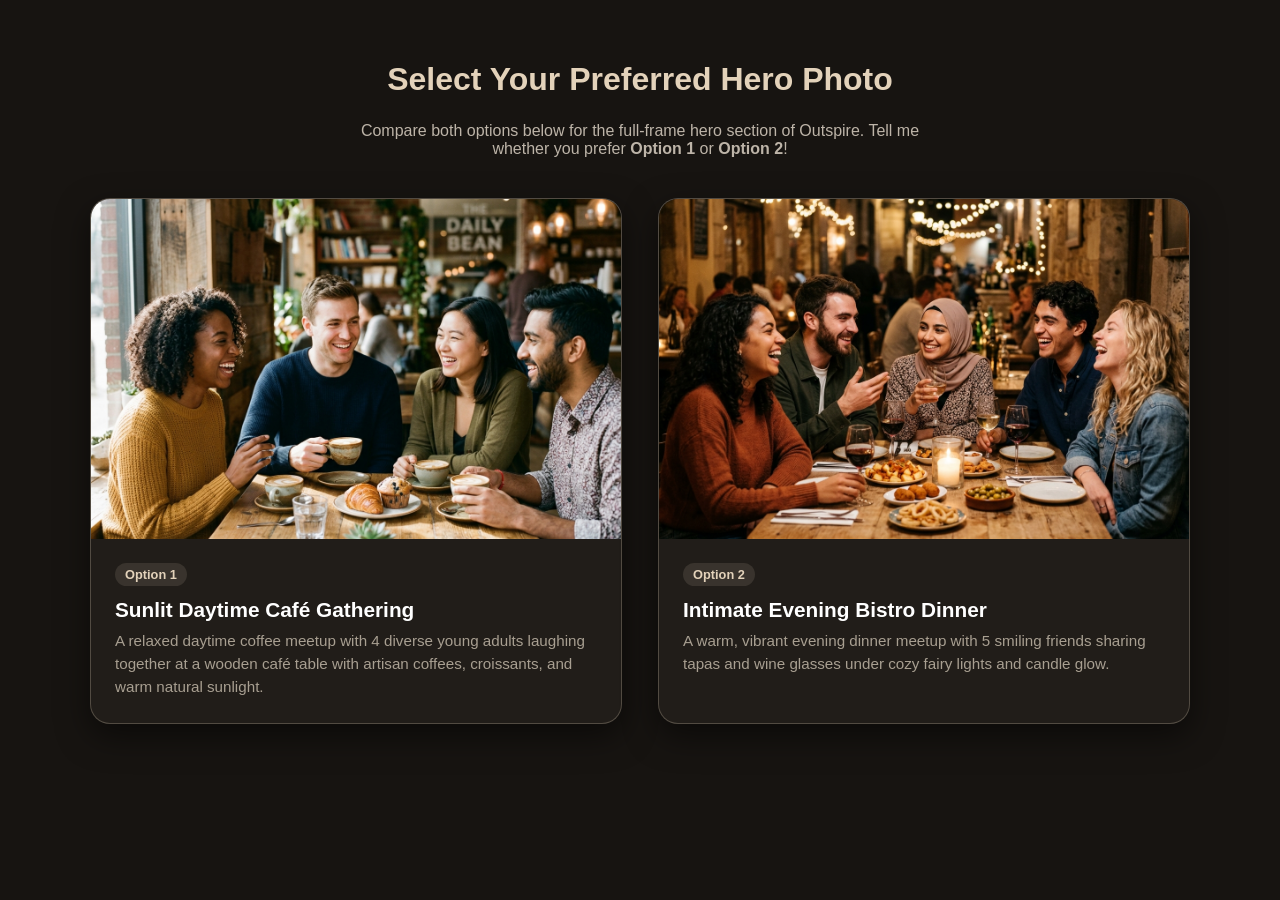
<file: preview_photos.html>
<!DOCTYPE html>
<html lang="en">
<head>
  <meta charset="UTF-8">
  <title>Photo Selection Preview — Outspire</title>
  <style>
    body {
      font-family: -apple-system, BlinkMacSystemFont, "Segoe UI", Roboto, sans-serif;
      background: #171411;
      color: #F7F1E6;
      padding: 40px 20px;
      margin: 0;
      display: flex;
      flex-direction: column;
      align-items: center;
    }
    h1 {
      font-size: 2rem;
      margin-bottom: 8px;
      color: #E3D2BA;
    }
    p {
      color: #BDB4A8;
      margin-bottom: 40px;
      text-align: center;
      max-width: 600px;
    }
    .grid {
      display: grid;
      grid-template-columns: repeat(auto-fit, minmax(420px, 1fr));
      gap: 36px;
      max-width: 1100px;
      width: 100%;
    }
    .card {
      background: #211D19;
      border: 1px solid rgba(227, 210, 186, 0.25);
      border-radius: 20px;
      overflow: hidden;
      box-shadow: 0 12px 32px rgba(0,0,0,0.5);
    }
    .card img {
      width: 100%;
      height: 340px;
      object-fit: cover;
      display: block;
    }
    .card-body {
      padding: 24px;
    }
    .tag {
      display: inline-block;
      font-size: 0.8rem;
      font-weight: 600;
      color: #E3D2BA;
      background: rgba(227, 210, 186, 0.12);
      padding: 4px 10px;
      border-radius: 99px;
      margin-bottom: 12px;
    }
    .title {
      font-size: 1.3rem;
      font-weight: 700;
      margin-bottom: 8px;
      color: #FFFFFF;
    }
    .desc {
      font-size: 0.95rem;
      color: #A89F91;
      line-height: 1.5;
    }
  </style>
</head>
<body>
  <h1>Select Your Preferred Hero Photo</h1>
  <p>Compare both options below for the full-frame hero section of Outspire. Tell me whether you prefer <strong>Option 1</strong> or <strong>Option 2</strong>!</p>

  <div class="grid">
    <!-- Option 1 -->
    <div class="card">
      <img src="candidate-option-1-cafe.jpg" alt="Option 1: Sunlit Daytime Café Meetup">
      <div class="card-body">
        <span class="tag">Option 1</span>
        <div class="title">Sunlit Daytime Café Gathering</div>
        <div class="desc">A relaxed daytime coffee meetup with 4 diverse young adults laughing together at a wooden café table with artisan coffees, croissants, and warm natural sunlight.</div>
      </div>
    </div>

    <!-- Option 2 -->
    <div class="card">
      <img src="candidate-option-2-dinner.jpg" alt="Option 2: Intimate Evening Bistro Dinner">
      <div class="card-body">
        <span class="tag">Option 2</span>
        <div class="title">Intimate Evening Bistro Dinner</div>
        <div class="desc">A warm, vibrant evening dinner meetup with 5 smiling friends sharing tapas and wine glasses under cozy fairy lights and candle glow.</div>
      </div>
    </div>
  </div>
</body>
</html>
</file>
